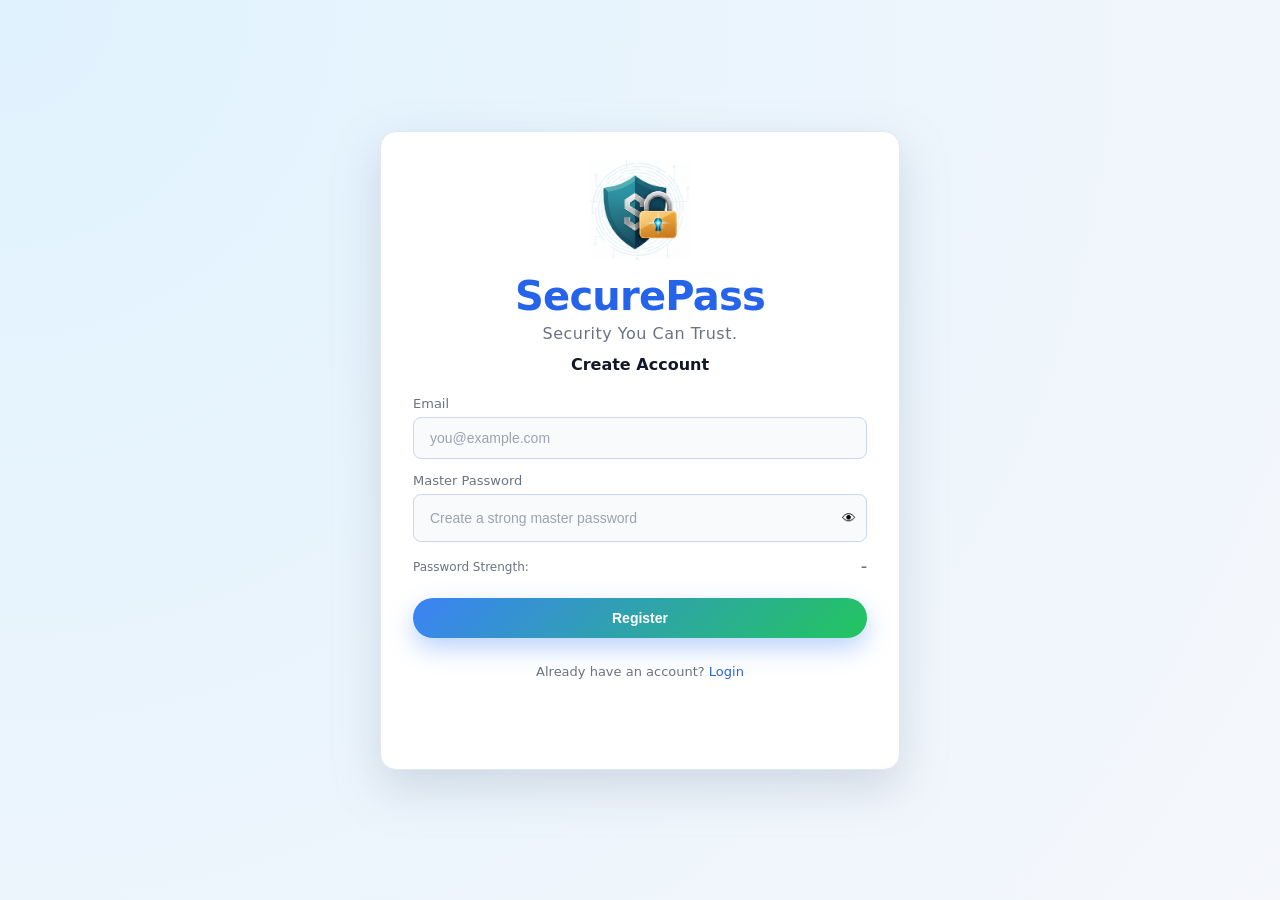
<file: frontend/index.html>
<!DOCTYPE html>
<html lang="en">
<head>
  <meta charset="UTF-8" />
  <title>SecurePass – Create Account</title>
  <link rel="stylesheet" href="style.css" />
</head>
<body class="auth-page">
  <div class="page-wrapper">
    <div class="card">
      <header class="card-header">
        <img src="icon.png" alt="SecurePass Logo" style="width: 100px; height: 100px; margin-bottom: 10px;">
        <h1 class="brand">SecurePass</h1>
        <p class="tagline">Security You Can Trust.</p>
      </header>

      <h2 class="card-title">Create Account</h2>

      <form id="register-form" class="form">
        <div class="field">
          <label for="email">Email</label>
          <input
            id="email"
            type="email"
            placeholder="you@example.com"
            required
          />
        </div>

        <div class="field">
          <label for="masterPassword">Master Password</label>
          <div class="password-row">
            <input
              id="masterPassword"
              type="password"
              placeholder="Create a strong master password"
              required
            />
            <button
              type="button"
              id="togglePassword"
              class="icon-btn"
              aria-label="Show password"
              style="position: absolute; right: 2px; top: 50%; transform: translateY(-50%);"
            >
              👁
            </button>
          </div>
        </div>

        <div class="strength-row">
          <span>Password Strength:</span>
          <span id="strength-text" class="strength-text strength-none">–</span>
        </div>

        <button type="submit" class="primary-btn">Register</button>

        <p class="switch-text">
          Already have an account?
          <a href="login.html">Login</a>
        </p>

        <p id="message" class="message"></p>
      </form>
    </div>
  </div>

  <script src="app.js"></script>
</body>
</html>
</file>
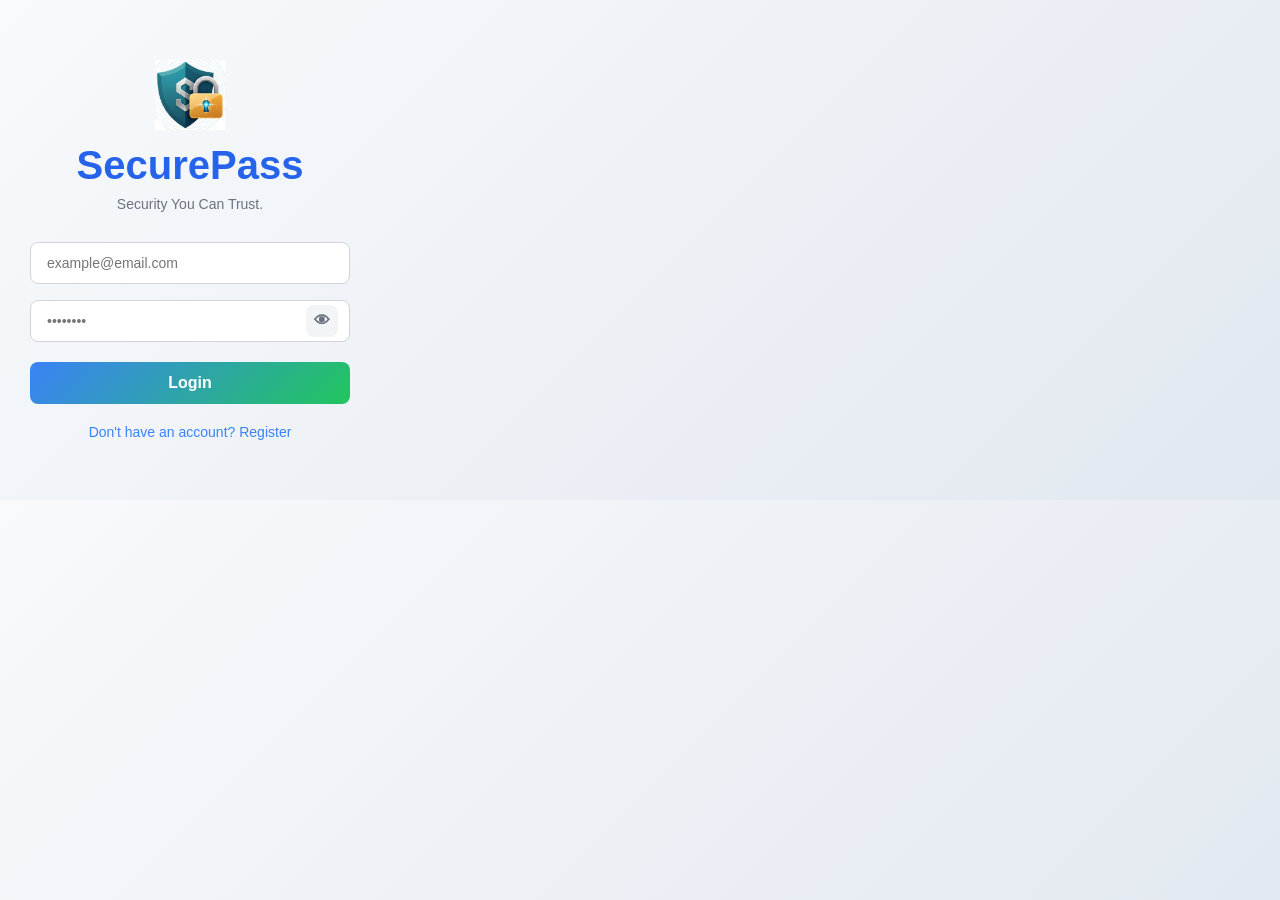
<file: chrome-extension/popup.html>
<!DOCTYPE html>
<html>
<head>
  <meta charset="utf-8">
  <link rel="stylesheet" href="popup.css">
  <style>
  body { 
    width: 380px; 
    padding: 0; margin: 0; 
    font-family: -apple-system, BlinkMacSystemFont, 'Segoe UI', sans-serif; 
    position: relative;
  }
  .screen { display: none; }
  .screen.active { display: block; }
  .message { 
    position: fixed; top: 10px; right: 10px; 
    padding: 8px 12px; border-radius: 6px; font-size: 12px; z-index: 1001; 
  }
  .message.success { background: #10b981; color: white; }
  .message.error { background: #ef4444; color: white; }
  .message.hidden { display: none; }
  
  /* Login Screen */
  .login-container { padding: 30px 25px; }
  .logo { text-align: center; margin-bottom: 30px; }
  .logo h1 { font-size: 26px; margin: 0 0 4px 0; color: #1f2937; }
  .logo p { color: #6b7280; margin: 0; font-size: 14px; }
  .field { margin-bottom: 18px; }
  .field label { display: block; margin-bottom: 6px; font-weight: 500; color: #374151; font-size: 13px; }
  .password-row { position: relative; }
  input[type="email"], input[type="password"] { 
    width: 100%; padding: 12px 45px 12px 16px; 
    border: 1px solid #d1d5db; border-radius: 8px; 
    box-sizing: border-box; font-size: 14px; 
    transition: border-color 0.2s;
  }
  input:focus { outline: none; border-color: #3b82f6; box-shadow: 0 0 0 3px rgba(59,130,246,0.1); }
  #toggle-login-password { 
    position: absolute; right: 12px; top: 50%; 
    transform: translateY(-50%); background: none; border: none; 
    font-size: 16px; cursor: pointer; color: #6b7280;
  }
  .auth-links { text-align: center; margin-top: 20px; }
  #register-link { color: #3b82f6; text-decoration: none; font-size: 14px; }

  /* PIN Screens */
  .pin-container {
    padding: 30px;
    text-align: center;
  }
  .pin-container h2 {
    margin-bottom: 10px;
    color: #1f2937;
  }
  .pin-container p {
    color: #6b7280;
    margin-bottom: 20px;
  }
  .pin-input {
    width: 100%;
    padding: 15px;
    margin: 10px 0;
    font-size: 20px;
    letter-spacing: 4px;
    text-align: center;
    border: 2px solid #e5e7eb;
    border-radius: 8px;
    font-family: monospace;
    box-sizing: border-box;
  }
  .pin-error {
    color: #ef4444;
    font-size: 12px;
    min-height: 20px;
    margin: 5px 0;
  }
  
  /* Vault Screen */
  .vault-header { 
    display: flex; justify-content: space-between; align-items: center; 
    padding: 18px 20px 12px; border-bottom: 1px solid #e5e7eb;
  }
  .vault-header h2 { margin: 0; font-size: 18px; color: #1f2937; }
  .header-buttons { display: flex; gap: 8px; }
  .icon-btn { 
    width: 36px; height: 36px; border-radius: 8px; 
    border: none; cursor: pointer; font-size: 16px; 
    display: flex; align-items: center; justify-content: center;
    transition: all 0.2s;
  }
  .icon-btn:hover { transform: scale(1.05); }
  #logout-btn { background: #bfdbfe; color: white; }
  #add-new-btn { background: #10b981; color: white; position: fixed; top: 18px; right: 68px; z-index: 100; }
  
  #vault-screen {
    position: relative;
    padding-top: 70px;
  }

  #header-actions {
    position: sticky !important;
    top: 0 !important;
  }

  .search-box { 
    position: relative; padding: 16px 20px 16px; 
    background: #f9fafb; border-bottom: 1px solid #e5e7eb;
  }
  #search-input { 
    width: 100%; padding: 10px 40px 10px 14px; 
    border: 1px solid #d1d5db; border-radius: 8px; 
    box-sizing: border-box; font-size: 14px; background: white;
  }
  #refresh-btn { 
    position: absolute; right: 28px; top: 50%; 
    transform: translateY(-50%); background: #bfdbfe; color: white; width: 28px; height: 32px;
  }
  
  .vault-list { max-height: 320px; overflow-y: auto; padding: 0 20px 20px; }
  .vault-item { 
    display: flex; justify-content: space-between; align-items: center; 
    padding: 14px; margin-bottom: 10px; background: white; 
    border-radius: 10px; cursor: pointer; transition: all 0.2s;
    border: 1px solid #e5e7eb; box-shadow: 0 1px 3px rgba(0,0,0,0.1);
  }
  .vault-item:hover { 
    background: #f8fafc; transform: translateY(-1px); 
    box-shadow: 0 4px 12px rgba(0,0,0,0.15);
  }
  .vault-info { flex: 1; }
  .vault-site { 
    font-weight: 600; font-size: 14px; color: #1f2937; 
    margin-bottom: 2px; word-break: break-all;
  }
  .vault-username { 
    font-size: 12px; color: #6b7280; 
  }
  .copy-btn { 
    background: #6b7280; color: white; width: 32px; height: 32px; 
    border-radius: 6px; border: none; cursor: pointer; font-size: 14px;
    transition: all 0.2s;
  }
  .copy-btn:hover { 
    background: #4b5563; transform: scale(1.05); 
  }
  
  .empty-state { 
    text-align: center; padding: 60px 20px; color: #6b7280; 
  }
  .empty-state small { display: block; margin-top: 8px; font-size: 12px; }
  
  .quick-actions { 
    padding: 20px; display: flex; gap: 12px; border-top: 1px solid #e5e7eb;
  }
  .btn-primary, .btn-secondary { 
    flex: 1; padding: 12px 16px; border: none; border-radius: 8px; 
    font-size: 14px; font-weight: 600; cursor: pointer; transition: all 0.2s;
  }
  .btn-primary { background: #3b82f6; color: white; }
  .btn-primary:hover { background: #2563eb; transform: translateY(-1px); }
  .btn-secondary { background: #3b82f6; color: white; }
  .btn-secondary:hover { background: #2563eb; transform: translateY(-1px); }

  /* PIN Settings Toggle */
  .settings-item {
    display: flex;
    justify-content: space-between;
    align-items: center;
    padding: 15px 20px;
    border-bottom: 1px solid #e5e7eb;
  }
  .switch {
    position: relative;
    display: inline-block;
    width: 50px;
    height: 24px;
  }
  .switch input {
    opacity: 0;
    width: 0;
    height: 0;
  }
  .slider {
    position: absolute;
    cursor: pointer;
    top: 0;
    left: 0;
    right: 0;
    bottom: 0;
    background-color: #ccc;
    transition: .3s;
    border-radius: 24px;
  }
  .slider:before {
    position: absolute;
    content: "";
    height: 20px;
    width: 20px;
    left: 2px;
    bottom: 2px;
    background-color: white;
    transition: .3s;
    border-radius: 50%;
  }
  input:checked + .slider {
    background-color: #3b82f6;
  }
  input:checked + .slider:before {
    transform: translateX(26px);
  }
  </style>
</head>
<body>
  <!-- Login Screen -->
  <div id="login-screen" class="screen active">
    <div style="padding: 40px 30px;">
      <div style="text-align: center; margin-bottom: 30px;">
        <img src="icon.png" alt="SecurePass Logo" style="width: 70px; height: 70px; margin-bottom: 10px;">
        <h1 style="font-size: 40px; margin: 0 0 8px 0; color: #2563eb;">SecurePass</h1>
        <p style="font-size: 14px; color: #6b7280; margin: 0;">Security You Can Trust.</p>
      </div>
      
      <form id="login-form">
        <div style="margin-bottom: 16px;">
          <input type="email" id="login-email" required placeholder="example@email.com" 
                 style="width: 100%; padding: 12px 16px; border: 1px solid #d1d5db; border-radius: 8px; box-sizing: border-box; font-size: 14px;">
        </div>
        <div style="margin-bottom: 20px; position: relative;">
          <input type="password" id="login-password" required placeholder="••••••••" 
                 style="width: 100%; padding: 12px 16px 12px 16px; border: 1px solid #d1d5db; border-radius: 8px; box-sizing: border-box; font-size: 14px;">
          <button type="button" id="toggle-login-password" class="icon-btn" style="position: absolute; right: 12px; top: 50%; transform: translateY(-50%); width: 32px; height: 32px; background: #f3f4f6;">👁</button>
        </div>
        
        <!-- 2FA Section -->
        <div id="popup-twofa-section" style="display: none;">
          <div class="field">
            <label for="popup-twofa-code">Two-Factor Authentication Code</label>
            <div class="password-row">
              <input 
                id="popup-twofa-code" 
                type="text" 
                placeholder="Enter 6-digit code" 
                maxlength="9"
                style="width: 100%; padding: 12px 16px; border: 1px solid #d1d5db; border-radius: 8px; box-sizing: border-box; font-size: 14px;"
              />
            </div>
            <p style="font-size: 12px; color: #64748b; margin-top: 4px;">
              <a href="#" id="popup-use-backup-code">Use backup code instead</a>
            </p>
          </div>
        </div>
        
        <button type="submit" style="width: 100%; padding: 12px; background: linear-gradient(135deg, #3b82f6, #22c55e); color: white; border: none; border-radius: 8px; font-size: 16px; font-weight: 600; cursor: pointer;">Login</button>
      </form>
      
      <div style="text-align: center; margin-top: 20px;">
        <a href="#" id="register-link" style="color: #3b82f6; text-decoration: none; font-size: 14px;">Don't have an account? Register</a>
      </div>
    </div>
  </div>

 <!-- PIN Unlock Screen -->
<div id="pin-unlock-screen" class="screen">
  <div style="padding: 40px 30px; text-align: center;">
    <!-- SecurePass Logo -->
    <div style="margin-bottom: 30px;">
      <img src="icon.png" alt="SecurePass Logo" style="width: 80px; height: 80px; border-radius: 50%; box-shadow: 0 4px 12px rgba(0,0,0,0.1);">
    </div>
    
    <h2 style="font-size: 24px; color: #1f2937; margin: 0 0 8px 0; font-weight: 600;">Welcome Back!</h2>
    <p style="font-size: 14px; color: #6b7280; margin: 0 0 30px 0;">Enter your PIN to unlock your vault</p>
    
    <!-- PIN Input Field -->
    <div style="margin-bottom: 20px;">
      <input type="password" id="pin-unlock-input" maxlength="6" 
             placeholder="••••••" 
             style="width: 100%; max-width: 200px; padding: 16px 20px; font-size: 24px; letter-spacing: 8px; text-align: center; border: 2px solid #e5e7eb; border-radius: 12px; font-family: monospace; background: white; transition: all 0.2s; outline: none; margin: 0 auto; display: block;"
             onfocus="this.style.borderColor='#3b82f6'; this.style.boxShadow='0 0 0 3px rgba(59,130,246,0.1)'"
             onblur="this.style.borderColor='#e5e7eb'; this.style.boxShadow='none'">
    </div>
    
    <!-- Error Message -->
    <div id="pin-unlock-error" style="color: #ef4444; font-size: 13px; min-height: 20px; margin-bottom: 20px;"></div>
    
    <!-- Buttons -->
    <div style="display: flex; flex-direction: column; gap: 12px; max-width: 280px; margin: 0 auto;">
      <button id="pin-unlock-btn" 
              style="width: 100%; padding: 14px; background: linear-gradient(135deg, #3b82f6, #2563eb); color: white; border: none; border-radius: 12px; font-size: 16px; font-weight: 600; cursor: pointer; transition: all 0.2s; box-shadow: 0 4px 12px rgba(59,130,246,0.3);"
              onmouseover="this.style.transform='translateY(-1px)'; this.style.boxShadow='0 6px 16px rgba(59,130,246,0.4)'"
              onmouseout="this.style.transform='translateY(0)'; this.style.boxShadow='0 4px 12px rgba(59,130,246,0.3)'">
        Unlock Vault
      </button>
      
      <button id="pin-unlock-logout" 
              style="width: 100%; padding: 12px; background: transparent; color: #6b7280; border: 2px solid #e5e7eb; border-radius: 12px; font-size: 14px; font-weight: 500; cursor: pointer; transition: all 0.2s;"
              onmouseover="this.style.background='#f9fafb'; this.style.borderColor='#d1d5db'"
              onmouseout="this.style.background='transparent'; this.style.borderColor='#e5e7eb'">
        Use Master Password
      </button>
    </div>
  </div>
</div>

 <!-- PIN Setup Screen -->
<div id="pin-setup-screen" class="screen">
  <div style="padding: 40px 30px; text-align: center;">
    <!-- SecurePass Logo -->
    <div style="margin-bottom: 30px;">
      <img src="icon.png" alt="SecurePass Logo" style="width: 80px; height: 80px; border-radius: 50%; box-shadow: 0 4px 12px rgba(0,0,0,0.1);">
    </div>
    
    <h2 style="font-size: 24px; color: #1f2937; margin: 0 0 8px 0; font-weight: 600;">Set Up PIN</h2>
    <p style="font-size: 14px; color: #6b7280; margin: 0 0 30px 0;">Create a 4-6 digit PIN for quick access</p>
    
    <!-- PIN Input Fields -->
    <div style="margin-bottom: 15px;">
      <input type="password" id="pin-setup-input" maxlength="6" 
             placeholder="Enter PIN" 
             style="width: 100%; max-width: 250px; padding: 14px 16px; font-size: 20px; letter-spacing: 4px; text-align: center; border: 2px solid #e5e7eb; border-radius: 12px; font-family: monospace; background: white; transition: all 0.2s; outline: none; margin: 0 auto; display: block; box-sizing: border-box;"
             onfocus="this.style.borderColor='#3b82f6'; this.style.boxShadow='0 0 0 3px rgba(59,130,246,0.1)'"
             onblur="this.style.borderColor='#e5e7eb'; this.style.boxShadow='none'">
    </div>
    
    <div style="margin-bottom: 20px;">
      <input type="password" id="pin-setup-confirm" maxlength="6" 
             placeholder="Confirm PIN" 
             style="width: 100%; max-width: 250px; padding: 14px 16px; font-size: 20px; letter-spacing: 4px; text-align: center; border: 2px solid #e5e7eb; border-radius: 12px; font-family: monospace; background: white; transition: all 0.2s; outline: none; margin: 0 auto; display: block; box-sizing: border-box;"
             onfocus="this.style.borderColor='#3b82f6'; this.style.boxShadow='0 0 0 3px rgba(59,130,246,0.1)'"
             onblur="this.style.borderColor='#e5e7eb'; this.style.boxShadow='none'">
    </div>
    
    <!-- Error Message -->
    <div id="pin-setup-error" style="color: #ef4444; font-size: 13px; min-height: 20px; margin-bottom: 20px;"></div>
    
    <!-- Buttons -->
    <div style="display: flex; flex-direction: column; gap: 12px; max-width: 280px; margin: 0 auto;">
      <button id="pin-setup-save" 
              style="width: 100%; padding: 14px; background: linear-gradient(135deg, #10b981, #059669); color: white; border: none; border-radius: 12px; font-size: 16px; font-weight: 600; cursor: pointer; transition: all 0.2s; box-shadow: 0 4px 12px rgba(16,185,129,0.3);"
              onmouseover="this.style.transform='translateY(-1px)'; this.style.boxShadow='0 6px 16px rgba(16,185,129,0.4)'"
              onmouseout="this.style.transform='translateY(0)'; this.style.boxShadow='0 4px 12px rgba(16,185,129,0.3)'">
        Save PIN
      </button>
      
      <button id="pin-setup-skip" 
              style="width: 100%; padding: 12px; background: transparent; color: #6b7280; border: 2px solid #e5e7eb; border-radius: 12px; font-size: 14px; font-weight: 500; cursor: pointer; transition: all 0.2s;"
              onmouseover="this.style.background='#f9fafb'; this.style.borderColor='#d1d5db'"
              onmouseout="this.style.background='transparent'; this.style.borderColor='#e5e7eb'">
        Skip
      </button>
    </div>
  </div>
</div>

  <!-- Vault Screen -->
  <div id="vault-screen" class="screen">
    <!-- PIN Settings Toggle -->
    <div class="settings-item">
      <span>🔐 Unlock with PIN</span>
      <label class="switch">
        <input type="checkbox" id="pin-toggle">
        <span class="slider"></span>
      </label>
    </div>
    
    <div class="vault-header">
       <h2>🔐 My Vault</h2>
       <button id="logout-btn" class="icon-btn logout">🚪</button>
    </div>
    
    <div class="search-box">
      <input type="text" id="search-input" placeholder="Search websites...">
      <button id="refresh-btn" class="icon-btn" title="Refresh" style="position: absolute; right: 20px; top: 50%; transform: translateY(-50%); width: 32px; height: 32px;">↻</button>
    </div>
    
    <div class="vault-list">
      <div id="vault-items"></div>
      <div id="empty-state" class="empty-state">No passwords found</div>
    </div>
    
    <div class="quick-actions">
      <button id="generate-btn" class="btn-secondary">Generate</button>
      <button id="fill-btn" class="btn-primary">Fill Site</button>
    </div>
  </div>

  <!-- Messages -->
  <div id="message" class="message hidden"></div>
  
  <script src="popup.js"></script>
</body>
</html>
</file>
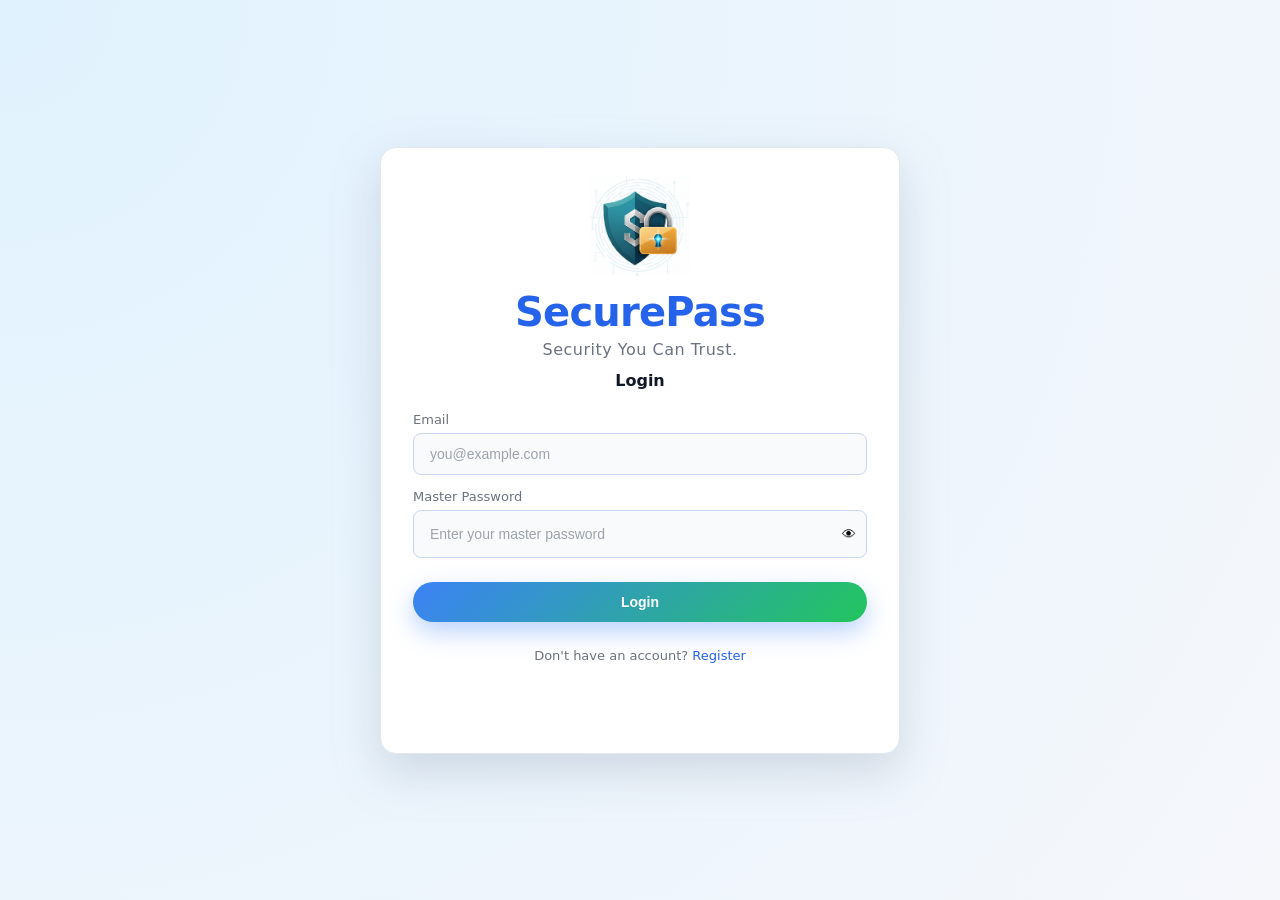
<file: frontend/2fa-setup.html>
<!DOCTYPE html>
<html lang="en">
<head>
  <meta charset="UTF-8" />
  <title>SecurePass – 2FA Setup</title>
  <link rel="stylesheet" href="style.css" />
  <style>
    .twofa-container {
      max-width: 550px;
      margin: 40px auto;
      padding: 30px;
      background: white;
      border-radius: 16px;
      box-shadow: 0 10px 25px rgba(0,0,0,0.1);
    }
    
    h1 {
      font-size: 28px;
      color: var(--accent-strong);
      margin-bottom: 10px;
    }
    
    .step-indicator {
      display: flex;
      margin: 30px 0;
      position: relative;
    }
    
    .step {
      flex: 1;
      text-align: center;
      position: relative;
    }
    
    .step-number {
      width: 32px;
      height: 32px;
      background: #e2e8f0;
      color: #64748b;
      border-radius: 50%;
      display: flex;
      align-items: center;
      justify-content: center;
      margin: 0 auto 8px;
      font-weight: 600;
    }
    
    .step.active .step-number {
      background: var(--accent);
      color: white;
    }
    
    .step.completed .step-number {
      background: var(--success);
      color: white;
    }
    
    .qr-section {
      text-align: center;
      margin: 30px 0;
      padding: 20px;
      background: #f8fafc;
      border-radius: 12px;
    }
    
    #qr-code {
      max-width: 200px;
      margin: 0 auto 15px;
    }
    
    #qr-code img {
      width: 100%;
      border: 2px solid white;
      border-radius: 8px;
      box-shadow: 0 4px 12px rgba(0,0,0,0.1);
    }
    
    .manual-secret {
      background: #1e293b;
      color: #a5f3fc;
      padding: 12px;
      border-radius: 8px;
      font-family: monospace;
      font-size: 14px;
      margin: 15px 0;
      word-break: break-all;
    }
    
    .backup-codes-section {
      background: #f8fafc;
      border: 2px dashed #cbd5e1;
      border-radius: 12px;
      padding: 20px;
      margin: 30px 0;
    }
    
    .backup-codes-grid {
      display: grid;
      grid-template-columns: repeat(2, 1fr);
      gap: 12px;
      margin: 20px 0;
    }
    
    .backup-code {
      background: white;
      padding: 12px;
      border: 1px solid #e2e8f0;
      border-radius: 8px;
      font-family: monospace;
      font-size: 16px;
      font-weight: 600;
      text-align: center;
      letter-spacing: 1px;
    }
    
    .warning-box {
      background: #fffbeb;
      border-left: 4px solid #f59e0b;
      padding: 15px;
      margin: 20px 0;
      border-radius: 8px;
      font-size: 14px;
    }
    
    .code-input {
      display: flex;
      gap: 10px;
      margin: 20px 0;
    }
    
    #verification-code {
      flex: 1;
      padding: 14px;
      font-size: 20px;
      letter-spacing: 4px;
      text-align: center;
      font-family: monospace;
    }
    
    .button-group {
      display: flex;
      gap: 12px;
      margin-top: 20px;
    }
    
    .button-group button {
      flex: 1;
      padding: 12px;
    }
    
    .hidden {
      display: none !important;
    }
  </style>
</head>
<body>
  <div class="twofa-container">
    <h1>🔐 Two-Factor Authentication</h1>
    <p>Add an extra layer of security to your account</p>
    
    <!-- QR Code -->
    <div id="step1">
      <div class="step-indicator">
        <div class="step active"><div class="step-number">1</div><div>Scan QR</div></div>
        <div class="step"><div class="step-number">2</div><div>Verify</div></div>
        <div class="step"><div class="step-number">3</div><div>Backup Codes</div></div>
      </div>
      
      <div class="qr-section">
        <div id="qr-code">
          <p>Loading QR code...</p>
        </div>
        
        <p><strong>Scan this QR code with your authenticator app</strong></p>
        <p style="color: #64748b; font-size: 14px;">(Google Authenticator, Authy, Microsoft Authenticator, etc.)</p>
        
        <details>
          <summary style="color: var(--accent); cursor: pointer; margin: 15px 0;">Can't scan the code?</summary>
          <div class="manual-secret" id="manual-secret"></div>
        </details>
      </div>
      
      <div class="code-input">
        <input type="text" id="verification-code" placeholder="000000" maxlength="6" />
        <button id="verify-btn" class="primary-btn">Verify</button>
      </div>
      
      <div id="step1-message" class="message" style="display: none;"></div>
    </div>
    
    <!-- Backup Codes -->
    <div id="step2" class="hidden">
      <div class="step-indicator">
        <div class="step completed"><div class="step-number">✓</div><div>Scan QR</div></div>
        <div class="step completed"><div class="step-number">✓</div><div>Verify</div></div>
        <div class="step active"><div class="step-number">3</div><div>Backup Codes</div></div>
      </div>
      
      <div class="warning-box">
        <strong>⚠️ Save these backup codes!</strong>
        <p>Each code can be used only once. Store them in a safe place (like a password manager or safe).</p>
      </div>
      
      <div class="backup-codes-section">
        <div class="backup-codes-grid" id="backup-codes-list">
        </div>
      </div>
      
      <div class="button-group">
        <button id="download-codes" class="secondary-btn">📥 Download</button>
        <button id="copy-codes" class="secondary-btn">📋 Copy</button>
        <a href="vault.html" id="continue-btn" class="primary-btn" style="text-align: center;">Continue to Vault</a>
      </div>
      
      <p style="text-align: center; margin-top: 15px; font-size: 13px; color: #94a3b8;">
        You can always regenerate backup codes in settings
      </p>
    </div>
  </div>
  
  <script src="2fa-setup.js"></script>
</body>
</html>
</file>
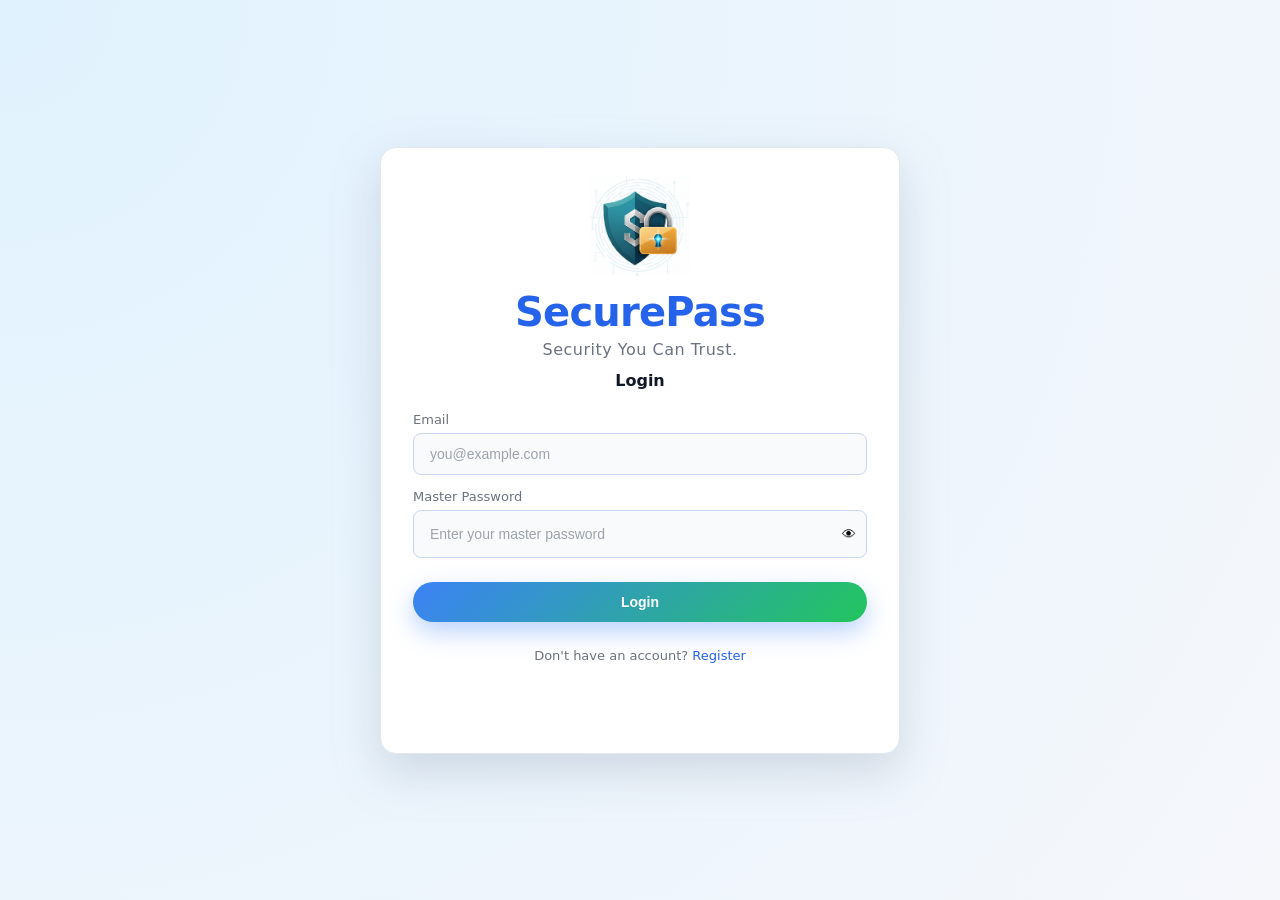
<file: frontend/admin.html>
<!DOCTYPE html>
<html lang="en">
<head>
  <meta charset="UTF-8" />
  <title>SecurePass – Admin Dashboard</title>
  <link rel="stylesheet" href="style.css" />
  <style>

    /* Admin-specific styles */
    .admin-container {
      flex: 1;
      max-width: 1200px;
      margin: 0 auto;
      padding-bottom: 0 !important;  
      margin-bottom: 0 !important;
      padding: 24px 24px 0 24px !important;
      min-height: fit-content;
      }

    .admin-header {
      display: flex;
      justify-content: space-between;
      align-items: center;
      margin-bottom: 32px;
    }

    .admin-title {
      font-size: 28px;
      font-weight: 700;
      color: var(--text-main);
    }

    .admin-badge {
      background: linear-gradient(135deg, #8b5cf6, #6d28d9);
      color: white;
      padding: 6px 16px;
      border-radius: 20px;
      font-size: 14px;
      font-weight: 600;
      letter-spacing: 0.5px;
    }

    .user-management-section {
      background: white;
      border-radius: 16px;
      border: 1px solid var(--border);
      box-shadow: 0 4px 12px rgba(0,0,0,0.05);
      padding: 24px;
      margin-bottom: 0 !important;
      padding-bottom: 8px !important;
    }

    .section-title {
      font-size: 20px;
      font-weight: 600;
      margin: 0 0 20px 0;
      color: var(--text-main);
      display: flex;
      align-items: center;
      gap: 8px;
    }

    .search-box {
      display: flex;
      gap: 12px;
      margin-bottom: 24px;
    }

    .search-box input {
      flex: 1;
      padding: 12px 16px;
      border: 2px solid #e5e7eb;
      border-radius: 8px;
      font-size: 14px;
    }

    .search-box input:focus {
      outline: none;
      border-color: var(--accent);
    }

    .users-table {
      width: 100%;
      border-collapse: collapse;
      table-layout: fixed;
    }

    .users-table th {
      text-align: left;
      padding: 12px 8px;
      background: #f8fafc;
      color: var(--text-muted);
      font-weight: 600;
      font-size: 16px;
      border-bottom: 2px solid var(--border);
    }

    .users-table td {
      padding: 12px 8px;
      text-align: left;
      border-bottom: 1px solid var(--border);
      font-size: 14px;
    }

    .users-table th:nth-child(1),
    .users-table td:nth-child(1) {
    width: 35%; /* Email column */
    }

    .users-table th:nth-child(2),
    .users-table td:nth-child(2) {
    width: 20%; /* Role column */
    }

    .users-table th:nth-child(3),
    .users-table td:nth-child(3) {
    width: 22%; /* Joined column */
    }

    .users-table th:nth-child(4),
    .users-table td:nth-child(4) {
    width: 23%; /* Actions column */
    }

    .role-badge {
      display: inline-block;
      padding: 4px 12px;
      border-radius: 20px;
      font-size: 12px;
      font-weight: 600;
    }

    .role-badge.admin {
      background: #ede9fe;
      color: #6d28d9;
    }

    .role-badge.user {
      background: #e0f2fe;
      color: #0369a1;
    }

    .action-btn {
      padding: 6px 12px;
      border-radius: 6px;
      border: none;
      font-size: 13px;
      font-weight: 500;
      cursor: pointer;
      transition: all 0.2s;
      margin-right: 4px !important;
    }

    .promote-btn {
      background: #10b981;
      color: white;
      min-width: 130px !important; 
    }

    .promote-btn:hover:not(:disabled) {
      background: #059669;
    }

    .demote-btn {
      background: #f59e0b;
      color: white;
      min-width: 130px !important;
    }

    .demote-btn:hover:not(:disabled) {
      background: #d97706;
    }

    .action-btn:disabled {
      opacity: 0.5;
      cursor: not-allowed;
      pointer-events: none;
    }

    .empty-state {
      text-align: center;
      padding: 48px;
      color: var(--text-muted);
    }

    .stats-grid {
      display: grid;
      grid-template-columns: repeat(4, 1fr);
      gap: 16px;
      margin-bottom: 16px !important;
    }

    .users-table tbody tr:last-child td {
    border-bottom: none; 
    }

    .stat-card {
      background: white;
      border: 1px solid var(--border);
      border-radius: 12px;
      padding: 20px;
    }

    .stat-label {
      font-size: 13px;
      color: var(--text-muted);
      margin-bottom: 8px;
    }

    .stat-value {
      font-size: 28px;
      font-weight: 700;
      color: var(--text-main);
    }

    .loading {
      text-align: center;
      padding: 48px;
      color: var(--text-muted);
    }

    .message {
      padding: 12px 20px;
      border-radius: 8px;
      margin-bottom: 20px;
      font-size: 14px;
    }

    .message.success {
      background: #d1fae5;
      color: #065f46;
      border: 1px solid #a7f3d0;
    }

    .message.error {
      background: #fee2e2;
      color: #991b1b;
      border: 1px solid #fecaca;
    }

    /* Delete user button */
.delete-user-btn {
  background: #fee2e2 !important;
  color: #ef4444 !important;
  border: 1px solid #fecaca !important;
  min-width: 70px !important;
}

.delete-user-btn:hover:not(:disabled) {
  background: #fecaca !important;
  color: #dc2626 !important;
}

.delete-user-btn:disabled {
  opacity: 0.5;
  cursor: not-allowed;
}

.users-table td:last-child {
  min-width: 240px;
  white-space: nowrap;
}

.action-buttons {
  display: flex;
  gap: 8px;
  align-items: center;
  justify-content: flex-start;
}

.action-btn {
  padding: 8px 16px !important;
  border-radius: 6px !important;
  border: none !important;
  font-size: 13px !important;
  font-weight: 500 !important;
  cursor: pointer !important;
  transition: all 0.2s ease !important;
  height: 36px !important;
  line-height: 1 !important;
  display: inline-flex !important;
  align-items: center !important;
  justify-content: center !important;
  white-space: nowrap !important;
  box-sizing: border-box !important;
}

    html, body {
    height: 100%;
    min-height: 100vh;
    margin: 0;
    padding: 0;
    overflow-y: auto;
    }

    body {
    display: flex;
    flex-direction: column;
    }

  </style>
</head>
<body>
  <div class="admin-container">
    <div class="admin-header">
      <div>
        <h1 class="admin-title">Admin Dashboard</h1>
        <span class="admin-badge">Admin Access</span>
      </div>
    </div>

    <!-- Message Display -->
    <div id="admin-message" class="message" style="display: none;"></div>

    <!-- Stats Overview -->
    <div class="stats-grid" id="stats-container">
      <div class="stat-card">
        <div class="stat-label">Total Users</div>
        <div class="stat-value" id="total-users">0</div>
      </div>
      <div class="stat-card">
        <div class="stat-label">Admins</div>
        <div class="stat-value" id="total-admins">0</div>
      </div>
      <div class="stat-card">
        <div class="stat-label">Regular Users</div>
        <div class="stat-value" id="total-regular">0</div>
      </div>
      <div class="stat-card">
        <div class="stat-label">Total Passwords</div>
        <div class="stat-value" id="total-passwords">0</div>
      </div>
    </div>

    <!-- User Management Section -->
    <div class="user-management-section">
      <h2 class="section-title">
        <span>👥</span> User Management
      </h2>

      <!-- Search -->
      <div class="search-box">
        <input 
          type="text" 
          id="user-search" 
          placeholder="Search users by email or name..."
        />
        <button id="clear-search" class="secondary-btn" style="display: none;">Clear</button>
      </div>

      <!-- Users Table -->
      <div class="table-responsive">
        <table class="users-table">
          <thead>
            <tr>
              <th>Email</th>
              <th>Role</th>
              <th>Joined</th>
              <th>Actions</th>
            </tr>
          </thead>
          <tbody id="users-table-body">
            <!-- Users will be populated here -->
          </tbody>
        </table>
      </div>

      <!-- Loading State -->
      <div id="loading-state" class="loading" style="display: none;">
        Loading users...
      </div>

      <!-- Empty State -->
      <div id="empty-state" class="empty-state" style="display: none;">
        No users found.
      </div>
    </div>
  </div>

  <script src="admin.js"></script>
</body>
</html>
</file>
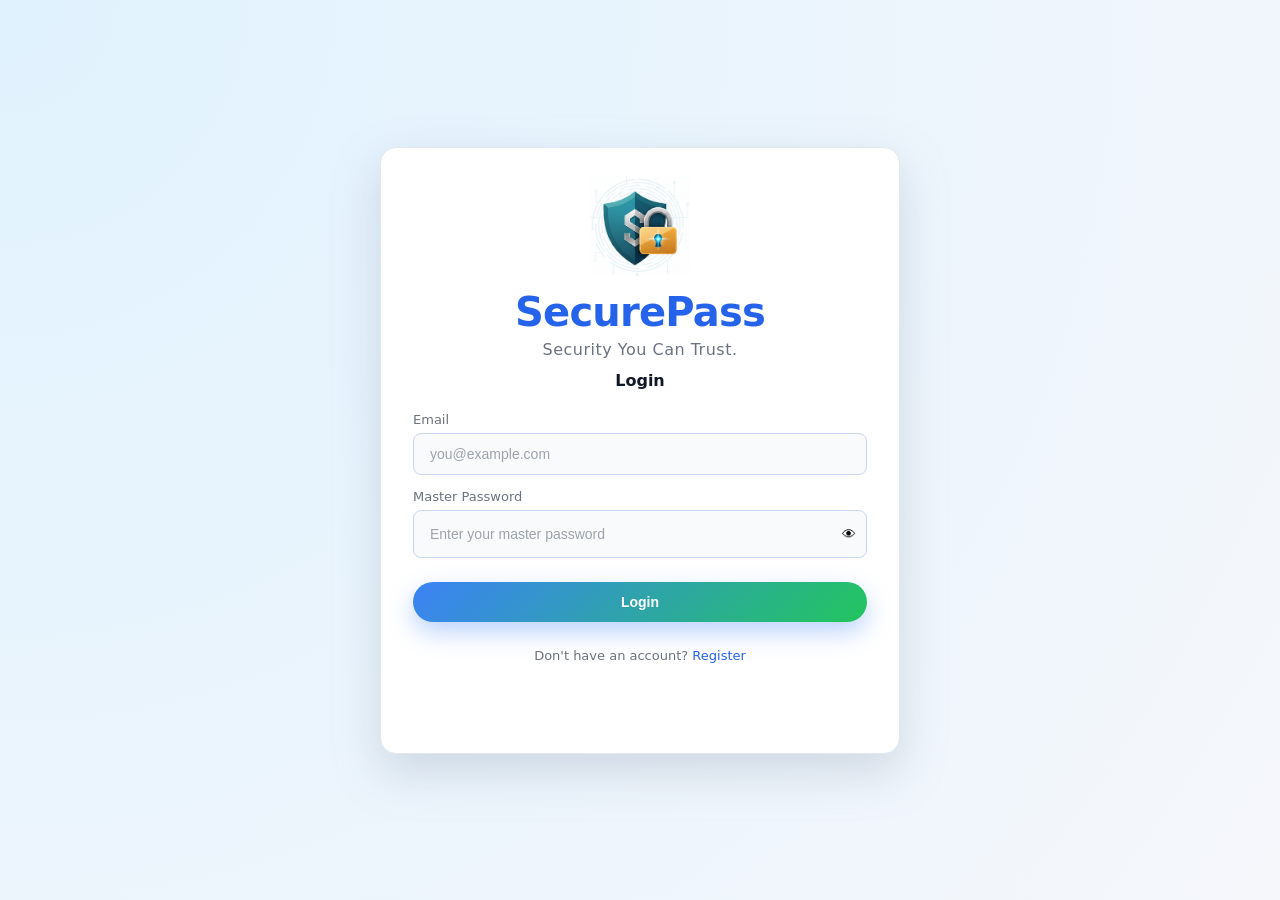
<file: frontend/login.html>
<!DOCTYPE html>
<html lang="en">
<head>
  <meta charset="UTF-8" />
  <title>SecurePass – Login</title>
  <link rel="stylesheet" href="style.css" />
</head>
<body class="auth-page">
  <div class="page-wrapper">
    <div class="card">
      <header class="card-header">
        <img src="icon.png" alt="SecurePass Logo" style="width: 100px; height: 100px; margin-bottom: 10px;">
        <h1 class="brand">SecurePass</h1>
        <p class="tagline">Security You Can Trust.</p>
      </header>

      <h2 class="card-title">Login</h2>

      <form id="login-form" class="form">
        <div class="field">
          <label for="email">Email</label>
          <input
            id="email"
            type="email"
            placeholder="you@example.com"
            required
          />
        </div>

        <div class="field">
          <label for="masterPassword">Master Password</label>
          <div class="password-row">
            <input
              id="masterPassword"
              type="password"
              placeholder="Enter your master password"
              required
              style="padding-right: 45px;"
            />
            <button
              type="button"
              id="togglePassword"
              class="icon-btn"
              aria-label="Show password"
              style="position: absolute; right: 2px; top: 50%; transform: translateY(-50%);"
            >
              👁
            </button>
          </div>
        </div>

        <div id="twofa-section" style="display: none;">
          <div class="field">
            <label for="twofa-code">Two-Factor Authentication Code</label>
            <div class="password-row">
              <input 
                id="twofa-code" 
                type="text" 
                placeholder="Enter 6-digit code or backup code" 
                maxlength="9"
                pattern="[0-9A-Z\-]{6,9}"
                class="twofa-input"
              />
            </div>
            <p style="font-size: 12px; color: #64748b; margin-top: 4px;">
              <a href="#" id="use-backup-code">Use backup code instead</a>
            </p>
          </div>
        </div>

        <button type="submit" class="primary-btn">Login</button>

        <p class="switch-text">
          Don't have an account?

          <a href="index.html">Register</a>
        </p>

        <p id="message" class="message"></p>
      </form>
    </div>
  </div>

  <script src="login.js" defer></script>
</body>
</html>
</file>
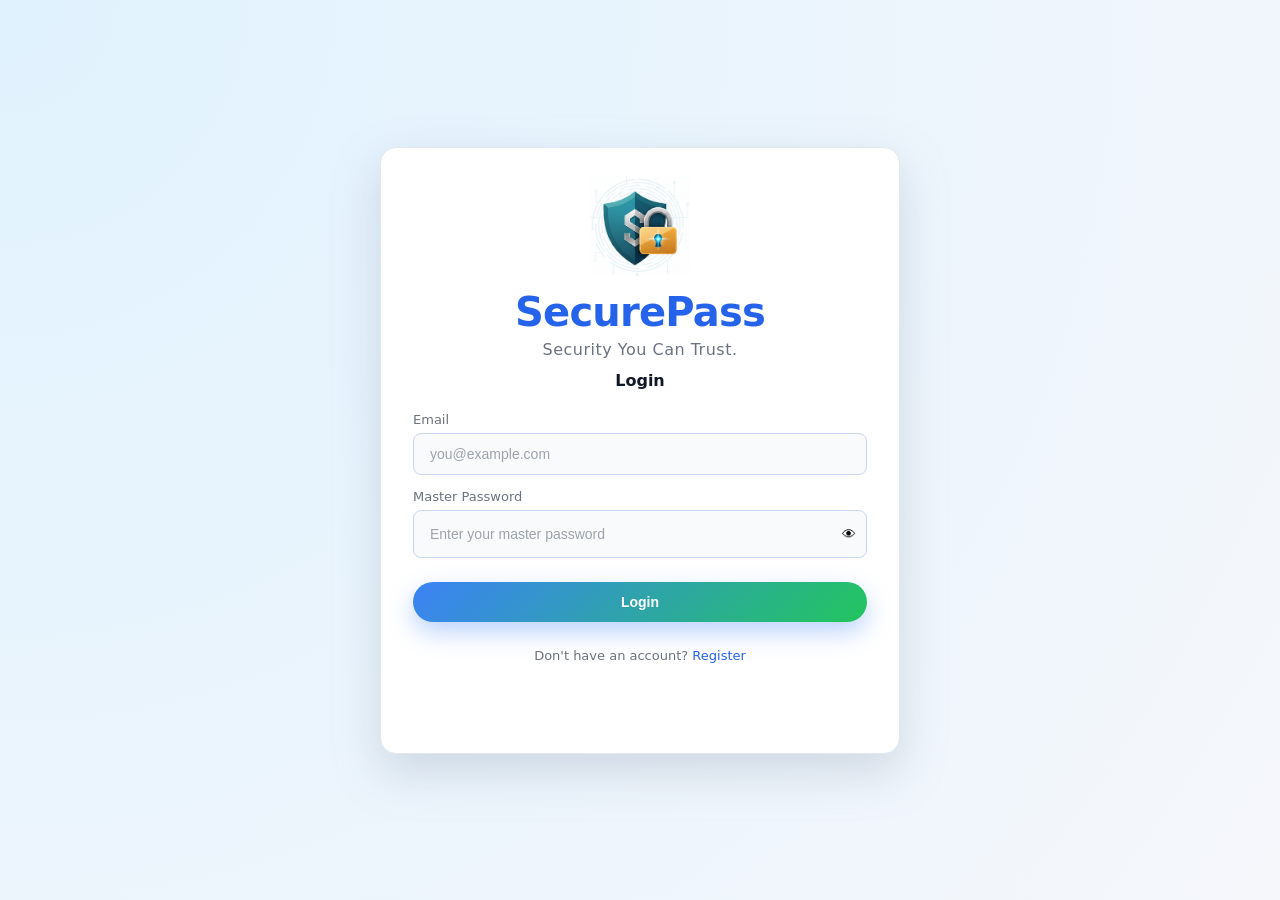
<file: frontend/vault.html>
<!DOCTYPE html>
<html lang="en">
<head>
  <meta charset="UTF-8" />
  <title>SecurePass – Security You Can Trust</title>
  <link rel="stylesheet" href="style.css" />
</head>
<body class="vault-page">
  <div class="app-layout">
    <!-- Sidebar -->
    <nav class="sidebar">
      <div class="sidebar-header">
        <div class="sidebar-brand horizontal">
          <img src="icon.png" alt="SecurePass Logo" class="sidebar-logo">
          <div class="brand-text">
          <h1 class="brand">SecurePass</h1>
          <p class="tagline">Security You Can Trust.</p>
          </div>
        </div>
      </div>
      
      <ul class="nav-menu">
        <li class="nav-item active">
          <a href="#" data-page="vault" class="nav-link">
            <span class="nav-icon">🔒</span>
            All Passwords
          </a>
        </li>
        <li class="nav-item">
          <a href="#" data-page="generator" class="nav-link">
            <span class="nav-icon">🔑</span>
            Password Generator
          </a>
        </li>
        <li class="nav-item">
          <a href="#" data-page="analyzer" class="nav-link">
            <span class="nav-icon">📊</span>
            Strength Analyzer
          </a>
        </li>
        <!-- Admin Dashboard Link -->
        <li class="nav-item admin-nav-item" id="admin-nav-item" style="display: none;">
          <a href="#" data-page="admin" class="nav-link">
            <span class="nav-icon"> 👨🏻‍💻</span>
            Admin Dashboard
          </a>
        </li>
        <li class="nav-item">
          <a href="#" data-page="2fa" class="nav-link">
            <span class="nav-icon">🔐</span>
            2FA Settings
          </a>
        </li>
      </ul>
      
      <div class="sidebar-footer">
        <button id="logout-btn" class="secondary-btn full-width">Logout</button>
      </div>
    </nav>

    <!-- Main Vault Content -->
    <main class="main-content">
      <!-- 1. All Passwords Section -->
      <div id="vault-section" class="page-section active">
        <header class="page-header">
          <h1 class="page-title">All Passwords</h1>
        </header>
        
        <div class="vault-controls">
  <!-- Search Section -->
  <div class="search-section">
    <div class="search-input-wrapper">
      <input id="password-search" type="text" placeholder="Search websites or usernames..." />
      <button id="clear-search" class="icon-btn" style="display: none;">✕</button>
    </div>
  </div>
  
  <!-- Add Button -->
  <div class="add-password-section">
    <button id="show-add-modal" class="add-btn">
      <span class="btn-icon">➕</span> Add New Password
    </button>
  </div>
</div>

<!-- Add Password Modal -->
<div id="add-password-modal" class="modal" style="display: none;">
  <div class="modal-content">
    <div class="modal-header">
      <h2>Add New Password</h2>
      <button id="close-add-modal" class="icon-btn" style="font-size: 18px;">✕</button>
    </div>
    <form id="add-password-form">
      <div class="field">
        <label for="modal-website">Website URL</label>
        <input id="modal-website" type="url" placeholder="https://example.com" required />
      </div>
      <div class="field">
        <label for="modal-username">Username / Email</label>
        <input id="modal-username" type="text" placeholder="user@example.com" required />
      </div>
      <div class="field">
        <label for="modal-password">Password</label>
        <div class="password-row" style="position: relative;">
          <input id="modal-password" type="password" placeholder="Enter password" required />
          <button type="button" id="toggle-modal-password" class="icon-btn">👁</button>
          <!--<button type="button" id="generate-password-btn" class="icon-btn generate-btn" title="Generate strong password">🔑</button> -->
        </div>
      </div>
      <div class="form-actions">
        <button type="button" id="cancel-add" class="secondary-btn">Cancel</button>
        <button type="submit" class="primary-btn">Save Password</button>
      </div>
    </form>
  </div>
</div>

        <p id="vault-message" class="message"></p>

        <!-- Password list -->
        <div class="vault-table-wrapper">
          <table class="vault-table">
            <thead>
              <tr>
                <th>Website</th>
                <th>Username</th>
                <th>Password</th>
                <th>Created</th>
                <th>Actions</th>
              </tr>
            </thead>
            <tbody id="vault-body">
              
            </tbody>
          </table>
          <p id="empty-state" class="empty-state" style="display: none;">
            No passwords saved yet.
          </p>
        </div>
        
        <!-- Edit Password Modal -->
<div id="edit-modal" class="modal" style="display: none;">
  <div class="modal-content">
    <div class="modal-header">
      <h2>Edit Password</h2>
      <button id="close-modal" class="icon-btn" style="font-size: 18px;">✕</button>
    </div>
    <form id="edit-form">
      <input type="hidden" id="edit-id" />
      <div class="field">
        <label for="edit-website">Website</label>
        <input id="edit-website" type="text" required />
      </div>
      <div class="field">
        <label for="edit-username">Username</label>
        <input id="edit-username" type="text" required />
      </div>
      <div class="field">
        <label for="edit-password">Password</label>
        <div class="password-row">
          <input id="edit-password" type="password" required />
          <button type="button" id="toggle-edit-password" class="icon-btn">👁</button>
        </div>
      </div>
      <div class="form-actions">
        <button type="button" id="cancel-edit" class="secondary-btn">Cancel</button>
        <button type="submit" class="primary-btn">Update Password</button>
      </div>
    </form>
  </div>
</div>

      </div>

      <!-- 2. Password Generator Section -->
      <div id="generator-section" class="page-section">
        <header class="page-header">
          <h1 class="page-title">Password Generator</h1>
        </header>
        <div class="generator-section">
          
          <div class="generator-controls">
            <div class="field">
              <label for="gen-length">Length</label>
              <div style="display: flex; align-items: center; gap: 12px;">
                <input type="range" id="gen-length" min="8" max="64" value="16" />
                <span id="gen-length-value" style="min-width: 24px; font-weight: 600;">16</span>
              </div>
            </div>
            
            <div class="checkbox-row">
              <label class="checkbox-label">
                <input type="checkbox" id="gen-numbers" checked /> Numbers
              </label>
              <label class="checkbox-label">
                <input type="checkbox" id="gen-symbols" checked /> Symbols
              </label>
            </div>
            
            <button id="generate-btn" class="primary-btn">Generate Password</button>
          </div>
          
          <div class="generated-password">
            <input type="text" id="gen-password" readonly placeholder="Click Generate to create a secure password" />
            <button id="copy-gen-btn" class="icon-btn" disabled>Copy</button>
          </div>
        </div>
      </div>

      <!-- 3. Strength Analyzer Section -->
      <div id="analyzer-section" class="page-section">
        <header class="page-header">
          <h1 class="page-title">Strength Analyzer</h1>
        </header>
        <div class="strength-section">
          
          <form class="form">
            <div class="field">
              <label for="strength-password">Test Password</label>
              <div class="password-row">
                <input id="strength-password" type="password" placeholder="Enter password to analyze" />
                <button type="button" id="toggle-strength" class="icon-btn">👁</button>
              </div>
            </div>
            <div class="strength-meter">
              <div class="meter-bar">
                <div class="meter-fill" id="meter-fill"></div>
              </div>
              <span id="strength-label" class="strength-label">Enter a password</span>
            </div>
            <div class="strength-rules">
              <div class="rule" id="rule-length">• At least 12 characters</div>
              <div class="rule" id="rule-upper">• One uppercase letter</div>
              <div class="rule" id="rule-lower">• One lowercase letter</div>
              <div class="rule" id="rule-number">• One number</div>
              <div class="rule" id="rule-symbol">• One symbol</div>
            </div>
          </form>
        </div>
      </div>

      <!-- 4. 2FA Settings Section -->
<div id="2fa-section" class="page-section">
  <div class="twofa-container" style="max-width: 600px; margin: 0 auto; padding: 20px;">
    <h1 class="page-title">Two-Factor Authentication Settings</h1>
    
    <div id="2fa-status-card" style="background: white; border-radius: 12px; padding: 24px; box-shadow: 0 4px 12px rgba(0,0,0,0.1);">
      
      <div id="2fa-status-loading" style="text-align: center; padding: 40px;">
        <div class="spinner"></div>
        <p>Loading 2FA status...</p>
      </div>
      
      <div id="2fa-status-content" style="display: none;">
        
      </div>
    </div>
    

  </div>
</div>

      <!-- 5. Admin Dashboard Section - ADD THIS -->
      <div id="admin-section" class="page-section">
        <div class="admin-container">
          <iframe src="admin.html" style="width: 100%; height: 80vh; border: none; border-radius: 8px;"></iframe>
        </div>
      </div>
    </main>
  </div>

  <script src="vault.js" defer></script>
</body>
</html>
</file>
<file: frontend/style.css>
:root {
  --bg: #f5f7fb;
  --card-bg: #ffffff;
  --accent: #3b82f6;
  --accent-soft: #dbeafe;
  --accent-strong: #2563eb;
  --border: #e2e8f0;
  --text-main: #111827;
  --text-muted: #6b7280;
  --danger: #ef4444;
  --success: #16a34a;
}

/* Layout */
body {
  margin: 0;
  font-family: system-ui, -apple-system, BlinkMacSystemFont, "Segoe UI", sans-serif;
  background: radial-gradient(circle at top left, #e0f2fe, #f5f7fb);
  color: var(--text-main);
  min-height: 100vh;
}

.auth-page {
  display: flex;
  align-items: center;
  justify-content: center;
}

.auth-page .page-wrapper {
  padding: 24px;
  width: 100%;
  max-width: 520px;
}

.auth-page .card {
  background: var(--card-bg);
  border-radius: 16px;
  border: 1px solid var(--border);
  box-shadow: 0 18px 45px rgba(148, 163, 184, 0.35);
  padding: 28px 32px 26px;
}

/* Header */
.card-header {
  text-align: center;
  margin-bottom: 12px;
}

.brand {
  margin: 0;
  font-weight: 800;
  font-size: 40px;
  letter-spacing: -0.02em;
  color: var(--accent-strong);
  line-height: 1.1;
}

.tagline {
  margin: 6px 0 0;
  font-size: 16px;
  font-weight: 500; 
  color: var(--text-muted);
  letter-spacing: 0.5px;
}

.card-title {
  margin: 8px 0 22px;
  text-align: center;
  font-size: 16px;
  font-weight: 600;
}

/* Form */
.form {
  display: flex;
  flex-direction: column;
  gap: 14px;
}

.field {
  display: flex;
  flex-direction: column;
  gap: 6px;
}

label {
  font-size: 13px;
  color: var(--text-muted);
}

input[type="email"],
input[type="password"],
input[type="text"] {
  width: 100%;
  padding: 12px 16px;
  border-radius: 8px;
  border: 1px solid #cbd5f5;
  background: #f9fafb;
  font-size: 14px;
  outline: none;
  transition: border 0.15s ease, box-shadow 0.15s ease, background 0.15s ease;
  box-sizing: border-box;
}

input::placeholder {
  color: #9ca3af;
}

input:focus {
  background: #ffffff;
  border-color: var(--accent);
  box-shadow: 0 0 0 1px var(--accent-soft);
}

/* Password row */
.password-row {
  position: relative;
  width: 100%;
  display: flex;
  align-items: center;
  height: 48px; 
}

.password-row input {
  width: 100%;
  padding-right: 120px; 
  margin-bottom: 0;
  height: 48px;
}

/* All icon buttons  */
.password-row button,
.password-row .securepass-icon,
#toggle-modal-password,
#toggle-edit-password,
#generate-password-btn,
#generate-edit-password-btn,
.toggle-password,
.generate-btn,
.securepass-icon {
  position: absolute !important;
  top: 50% !important;
  transform: translateY(-50%) !important;
  width: 32px !important;
  height: 32px !important;
  display: flex !important;
  align-items: center !important;
  justify-content: center !important;
  background: transparent;
  border: none;
  cursor: pointer;
  z-index: 10;
  padding: 0;
  margin: 0;
  transition: all 0.2s ease;
  border-radius: 6px;
}

.password-row button:hover,
.password-row .securepass-icon:hover {
  transform: translateY(-50%) scale(1.05) !important; 
}

.securepass-icon {
  right: 78px !important;
  background: transparent !important;
  box-shadow: none !important;
}

#generate-password-btn,
#generate-edit-password-btn,
.generate-btn {
  right: 38px !important;
  background: #f59e0b !important;
  color: white !important;
}

#generate-password-btn:hover,
#generate-edit-password-btn:hover,
.generate-btn:hover {
  background: #d97706 !important;
}

/* Toggle button */
#toggle-modal-password,
#toggle-edit-password,
#toggle-strength,
.toggle-password {
  right: 2px !important;
  background: transparent !important;
  font-size: 18px !important;
}

#toggle-modal-password:hover,
#toggle-edit-password:hover,
#toggle-strength,
.toggle-password:hover {
  background: #f3f4f6 !important;
}

.icon-btn {
  border-radius: 8px;
  border: 1px solid #cbd5f5;
  background: #eef2ff;
  padding: 6px 10px;
  cursor: pointer;
  font-size: 14px;
  transition: background 0.15s ease, transform 0.1s ease, border 0.15s ease;
}

.icon-btn:hover {
  background: #e0e7ff;
  border-color: var(--accent);
  transform: translateY(-1px);
}

/* Password Strength row */
.strength-row {
  display: flex;
  justify-content: space-between;
  font-size: 12px;
  color: var(--text-muted);
  margin-top: 4px;
}

.strength-text {
  font-weight: 600;
}

.strength-weak {
  color: #f97316;
}
.strength-medium {
  color: #facc15;
}
.strength-strong {
  color: var(--success);
}

/* Two-factor input styling */
.twofa-input {
  font-family: monospace;
  letter-spacing: 2px;
  text-transform: uppercase;
  background: #f8fafc !important;
}

.twofa-input::placeholder {
  text-transform: none;
  letter-spacing: normal;
  background: #f8fafc !important;
}

/* Button */
.primary-btn {
  margin-top: 10px;
  padding: 12px 16px;
  border-radius: 999px;
  border: none;
  background: linear-gradient(135deg, #3b82f6, #22c55e);
  color: #ffffff;
  font-size: 14px;
  font-weight: 600;
  cursor: pointer;
  box-shadow: 0 10px 25px rgba(59, 130, 246, 0.35);
  transition: transform 0.1s ease, box-shadow 0.1s ease, filter 0.15s ease;
}

.primary-btn:hover {
  filter: brightness(1.05);
  transform: translateY(-1px);
  box-shadow: 0 14px 30px rgba(59, 130, 246, 0.4);
}

.vault-controls {
  display: flex;
  justify-content: space-between;
  align-items: center;
  margin-bottom: 20px;
  gap: 16px;
}

/* search option */
.search-section {
  flex: 0 0 70%; /* Takes 60% of the space */
  margin-bottom: 0 !important;
}

.search-input-wrapper {
  display: flex;
  gap: 8px;
  align-items: center;
   max-width: 900px;
  background: white;
  border: 1px solid #e2e8f0;
  border-radius: 8px;
  padding: 4px 4px 4px 12px;
  box-shadow: 0 2px 8px rgba(0,0,0,0.02);
}

.search-input-wrapper input {
  flex: 1;
  padding: 8px 0;
  border: none;
  background: transparent;
  font-size: 14px;
  max-width: 260px;
}

.search-input-wrapper input:focus {
  outline: none;
}

#password-search {
  max-width: 800px !important;
  width: 100%;
}

#clear-search {
  background: none;
  border: none;
  color: #94a3b8;
  cursor: pointer;
  padding: 4px 8px;
  border-radius: 8px;
}

#clear-search:hover {
  background: #f1f5f9;
  color: #475569;
}

/* password generator */
.generator-section {
  margin-bottom: 28px;
  background: #f8fafc !important;
}

.generator-controls {
  display: flex;
  flex-direction: column;
  gap: 12px;
  margin-bottom: 16px;
}

.generator-controls .field {
  flex-direction: row;
  align-items: center;
  gap: 12px;
}

#gen-length {
  flex: 1;
  max-width: 200px;
}

.checkbox-row {
  display: flex;
  gap: 16px;
}

.checkbox-label {
  display: flex;
  align-items: center;
  gap: 6px;
  font-size: 13px;
  cursor: pointer;
}

.checkbox-label input[type="checkbox"] {
  width: auto;
  margin: 0;
}

.generated-password {
  display: flex;
  gap: 8px;
}

#gen-password {
  flex: 1;
  font-family: "SF Mono", monospace;
  font-size: 16px;
  letter-spacing: 1px;
  padding: 12px;
}

/* Bottom text */
.switch-text {
  margin-top: 12px;
  text-align: center;
  font-size: 13px;
  color: var(--text-muted);
}

.switch-text a {
  color: var(--accent-strong);
  text-decoration: none;
}

.switch-text a:hover {
  text-decoration: underline;
}

/* Message */
.message {
  margin-top: 8px;
  font-size: 13px;
  text-align: center;
  min-height: 16px;
  color: var(--danger);
}

.message.success {
  color: var(--success);
}

/* Responsive */
@media (max-width: 480px) {
  .card {
    padding: 20px 18px 18px;
  }
}

/* Vault Page */
.vault-page .page-wrapper {
  min-height: 100vh;
  display: flex;
  flex-direction: column;
  padding: 16px 20px;
}

.vault-page .card {
  flex: 1;
  background: var(--card-bg);
  border-radius: 12px;
  border: 1px solid var(--border);
  box-shadow: 0 10px 25px rgba(148, 163, 184, 0.25);
  padding: 18px 20px;
}

.vault-header {
  display: flex;
  justify-content: space-between;
  align-items: center;
  margin-bottom: 16px;
}

.secondary-btn {
  padding: 7px 44px;
  border-radius: 999px;
  border: 1px solid var(--border);
  background: #f9fafb;
  text-align: right;
  font-size: 13px;
  cursor: pointer;
  color: #EF4444;
  transition: background 0.15s ease, border 0.15s ease;
}

.secondary-btn:hover {
  background: #e5edff;
  border-color: var(--accent);
}

/* Add Password Button */
.add-password-section {
  flex: 0 0 auto; 
  margin-bottom: 0 !important;
  text-align: right;
  margin-top: 0 !important;
  margin-right: 0 !important;
}

.add-btn {
  display: inline-flex;
  align-items: center;
  gap: 8px;
  padding: 10px 30px;
  font-size: 14px;
  font-weight: 600;
  background: linear-gradient(135deg, #3b82f6, #22c55e);
  color: white;
  border: none;
  border-radius: 80px;
  box-shadow: 0 4px 12px rgba(16, 185, 129, 0.3);
  transition: all 0.2s ease;
}

.add-btn:hover {
  transform: translateY(-2px);
  box-shadow: 0 6px 16px rgba(16,185,129,0.4);
}

.btn-icon {
  font-size: 16px;
}

/* Modal */
.modal {
  display: none;
  position: fixed;
  z-index: 1000;
  left: 0;
  top: 0;
  width: 100%;
  height: 100%;
  background: rgba(0,0,0,0.5);
  backdrop-filter: blur(4px);
  align-items: center;
  justify-content: center;
}

.modal-content {
  background: white;
  border-radius: 16px;
  width: 100%;
  max-width: 500px;
  max-height: 90vh;
  overflow-y: auto;
  box-shadow: 0 25px 50px -12px rgba(0, 0, 0, 0.25);
  margin: 0 auto;
  padding: 0 20px;
}

.modal-header {
  padding: 20px 24px;
  border-bottom: 1px solid #e5e7eb;
  display: flex;
  justify-content: space-between;
  align-items: center;
}

.modal-header h2 {
  margin: 0;
  font-size: 22px;
  font-weight: 600;
  color: #111827;
}

#edit-form {
  padding: 15px; 
}

#edit-website,
#edit-username {
  max-width: 500px;  
  margin: 0 auto;
  display: block;
}      

.form-actions {
  display: flex;
  gap: 12px;
  justify-content: center;
  padding: 20px 24px;
  border-top: 1px solid #e5e7eb;
  margin-top: 24px;

}

#add-password-form {
  padding: 15px;
}

#add-password-form .field {
  margin-bottom: 20px;
  padding-left: 10x !important;  /* Shift fields right */
  padding-right: 10px !important;
}


#add-password-form .form-actions {
  display: flex !important;
  justify-content: center !important;  /* Center the buttons */
  gap: 16px !important;
  padding: 24px 24px !important;
  margin-left: -20px !important; 
}

#modal-website,
#modal-username,
#modal-password {
  width: 100%;
  padding: 14px 16px;
  border: 2px solid #e5e7eb;
  border-radius: 10px;
  font-size: 15px;
  transition: all 0.2s;
  box-sizing: border-box;
}

#modal-website:focus,
#modal-username:focus,
#modal-password:focus {
  border-color: #3b82f6;
  outline: none;
  box-shadow: 0 0 0 3px rgba(59, 130, 246, 0.1);
}

/* URL validation */
#modal-website.error {
  border-color: #ef4444;
  background-color: #fef2f2;
}

#modal-website.valid {
  border-color: #10b981;
  background-color: #f0fdf4;
}

.website-validation {
  font-size: 12px;
  margin-top: 4px;
  padding-left: 4px;
}

.website-validation.error {
  color: #ef4444;
}

.website-validation.valid {
  color: #10b981;
}

/* Table */
.vault-table-wrapper {
  background: #f8fafc !important;
  border-radius: 16px;
  box-shadow: 0 4px 20px rgba(0,0,0,0.05);
  margin-top: 20px;
  overflow-x: auto;
}

.vault-table {
  width: 100%;
  border-collapse: separate;
  border-spacing: 0;
  font-size: 14px;
  background: #f8fafc !important;
}

.vault-table thead tr {
  background: linear-gradient(135deg, #667eea 0%, #764ba2 100%);
}

.vault-table th {
  color: white;
  font-weight: 600;
  font-size: 13px;
  text-transform: uppercase;
  letter-spacing: 0.5px;
  padding: 16px 12px;
  border: none;
}

.vault-table td {
  padding: 12px 8px;
  border-bottom: 1px solid #f0f0f0;
}

/* Table rows */
.vault-table tbody tr {
  transition: all 0.2s ease;
  border-bottom: 1px solid #f0f0f0;
  background: rgba(255, 255, 255, 0.5);
}

.vault-table tbody tr:hover {
  background: rgba(255, 255, 255, 0.8);
  transform: translateY(-1px);
  box-shadow: 0 4px 12px rgba(0,0,0,0.05);
}

.vault-table td:first-child {
  display: flex;
  align-items: left;
  gap: 12px;
}

/* Action buttons */
.action-btn {
  border-radius: 999px;
  border: 1px solid #e5e7eb;
  padding: 6px 12px;
  font-size: 12px;
  font-weight: 500;
  cursor: pointer;
  transition: all 0.2s ease;
  margin-right: 4px;
}

.password-cell {
  display: flex;
  align-items: left;
  gap: 16px !important;  
}

.action-btn.copy {
  background: #e0f2fe;
  color: #0369a1;
}

.action-btn.copy:hover {
  background: #bae6fd;
}

.action-btn.toggle {
  background: #f1f5f9;
  color: #334155;
}

.action-btn.toggle:hover {
  background: #e2e8f0;
}

.action-btn.edit {
  background: #fef3c7;
  color: #92400e;
  padding: 8px 16px;
}

.action-btn.edit:hover {
  background: #fde68a;
}

.action-btn.delete {
  background: #fee2e2;
  color: #b91c1c;
}

.action-btn.delete:hover {
  background: #fecaca;
}

/* Created date badge */
.created-date {
  background: #f1f5f9;
  padding: 4px 10px;
  border-radius: 20px;
  font-size: 12px;
  color: #475569;
  display: inline-block;
}

/* Empty state */
.empty-state {
  text-align: center;
  padding: 60px 20px;
  color: #94a3b8;
  font-size: 14px;
}

.empty-state-icon {
  font-size: 48px;
  margin-bottom: 16px;
  opacity: 0.5;
}

/* Auth Modal */
.auth-overlay {
  position: fixed;
  top: 0;
  left: 0;
  width: 100%;
  height: 100%;
  background: rgba(0, 0, 0, 0.5);
  backdrop-filter: blur(4px);
  display: flex;
  align-items: center;
  justify-content: center;
  z-index: 10000;
}

.auth-modal {
  background: white;
  padding: 30px;
  border-radius: 12px;
  width: 350px;
  max-width: 90%;
  box-shadow: 0 20px 40px rgba(0,0,0,0.3);
  animation: slideIn 0.3s ease;
}

@keyframes slideIn {
  from { transform: translateY(-20px); opacity: 0; }
  to { transform: translateY(0); opacity: 1; }
}

/* Vault Layout */
.app-layout {
  display: flex;
  min-height: 100vh;
  position: relative;
}

.sidebar {
  width: 260px;
  background: linear-gradient(180deg, #f8faff 0%, #f0f4ff 100%);
  border-right: 1px solid rgba(59, 130, 246, 0.15);
  display: flex;
  flex-direction: column;
  height: 100vh;
  position: fixed;
  left: 0;
  top: 0;
  box-shadow: 2px 0 20px rgba(0, 0, 0, 0.02);
}

.sidebar-header {
  padding: 24px 20px;
  border-bottom: 1px solid var(--border);
  background: rgba(255, 255, 255, 0.5);
}

.sidebar-brand {
  display: flex;
  align-items: center;
  gap: 6px;
}

.sidebar-brand img {
  width: 40px;
  height: 40px;
  border-radius: 50%;
  box-shadow: 0 2px 8px rgba(0,0,0,0.1);
  transition: transform 0.2s ease;
}

.sidebar-brand img:hover {
  transform: scale(1.05);
}

.sidebar .brand {
  font-size: 20px;
  margin: 0;
  line-height: 1.2;
}

.sidebar-brand .tagline {
  margin: 4px 0 0;
  font-size: 12px;
  color: var(--text-muted);
}

.nav-menu {
  list-style: none;
  padding: 8px 0;
  margin: 0;
  flex: 1;
}

.nav-item {
  margin: 4px 0;
   border-radius: 10px;
  transition: all 0.2s ease;
}

.nav-item:hover {
  background: rgba(59, 130, 246, 0.05);
}

.nav-item.active .nav-link,
.nav-link:hover {
  background: var(--accent-soft);
  color: var(--accent-strong);
}

.nav-link {
  display: flex;
  align-items: center;
  gap: 12px;
  padding: 12px 20px;
  text-decoration: none;
  color: var(--text-muted);
  font-weight: 500;
  font-size: 14px;
  border-radius: 0 16px 16px 0;
  transition: all 0.2s ease;
}

.nav-icon {
  font-size: 18px;
  width: 24px;
  text-align: center;
  color: #64748b;
  transition: color 0.2s ease;
}

.sidebar-footer {
  padding: 16px 20px;
  border-top: 1px solid var(--border);
  background: rgba(255, 255, 255, 0.5);
}

.main-content {
  flex: 1;
  padding: 24px;
  overflow-y: auto;
  min-height: 100vh;
  background: #f8fafd; 
  margin-left: 260px;
}

.page-section {
  display: none;
}

.page-section.active {
  display: block;
}

.page-title {
  font-size: 24px;
  font-weight: 700;
  margin: 0 0 28px 0;
  color: var(--text-main);
}

/* Password Generator */
.generator-section, .strength-section {
  max-width: 480px;
  background: #f8fafc !important;
}

.generator-controls {
  display: flex;
  flex-direction: column;
  gap: 28px;
  margin-bottom: 32px;
}

.generator-controls .field {
  flex-direction: row;
  align-items: center;
  gap: 20px;
}

#gen-length {
  flex: 1;
  max-width: 200px;
}

.checkbox-row {
  display: flex;
  gap: 32px;
}

.checkbox-label {
  display: flex;
  align-items: center;
  gap: 12px;
  font-size: 13px;
  cursor: pointer;
}

.checkbox-label input[type="checkbox"] {
  width: auto;
  margin: 0;
}

.generated-password {
  display: flex;
  gap: 20px;
  margin-top: 28px;
}

#gen-password {
  flex: 1;
  font-family: "SF Mono", monospace;
  font-size: 14px;
  letter-spacing: 1px;
  padding: 16px;
}

#gen-password.generated {
  background: #f0fdf4;
  color: var(--success);
}

/* Strength Analyzer */
.password-strength {
  display: inline-block;
  width: 60px;
  height: 4px;
  border-radius: 2px;
  margin-left: 8px;
}

.strength-meter {
  margin: 24px 0;
}

.meter-bar {
  height: 8px;
  background: #e5e7eb;
  border-radius: 4px;
  overflow: hidden;
}

.meter-fill {
  height: 100%;
  transition: width 0.3s ease, background 0.3s ease;
  border-radius: 4px;
}

.meter-fill.strength-0 { background: #ef4444; }
.meter-fill.strength-1 { background: #f97316; }
.meter-fill.strength-2 { background: #eab308; }
.meter-fill.strength-3 { background: #84cc16; }
.meter-fill.strength-4,
.meter-fill.strength-5 { background: #16a34a; }

.strength-label {
  display: block;
  font-weight: 600;
  font-size: 14px;
  margin-top: 8px;
  text-align: center;
}

.strength-rules {
  display: flex;
  flex-direction: column;
  gap: 8px;
  margin-top: 10px;
}

.rule {
  font-size: 13px;
  color: var(--text-muted);
  transition: color 0.2s ease;
}

.rule.met {
  color: var(--success);
}

@media (max-width: 768px) {
  .sidebar { width: 240px; }
  .main-content { padding: 16px; }
  .checkbox-row { flex-direction: column; gap: 12px; }
}

.sidebar-brand .tagline {
  margin: 4px 0 0;
  font-size: 12px;
  color: var(--text-muted);
}

.page-header {
  margin-bottom: 28px;
}

.vault-page .page-wrapper {
  padding: 0; 
}
</file>
<file: chrome-extension/popup.css>
/* Screen switching */
.screen {
  display: none;
  padding: 0;
  min-height: 500px;
  padding-top: 20px !important;
  margin: 0 !important;
}

.screen.active {
  display: block;
}

.auth-container {
  max-width: 340px;
  margin: 0 auto;
}

.logo {
  text-align: center;
  margin-bottom: 32px;
}

.logo h1 {
  font-size: 28px;
  font-weight: 800;
  /*background: linear-gradient(135deg, #3b82f6, #1d4ed8);*/
  color: var(--accent-strong);
  -webkit-background-clip: text;
  -webkit-text-fill-color: transparent;
  margin-bottom: 8px;
}

.logo p {
  /*color: #64748b;*/
  color: var(--text-muted);
  font-size: 14px;
  font-weight: 500;
}

.auth-form {
  display: flex;
  flex-direction: column;
  gap: 20px;
}

.field {
  display: flex;
  flex-direction: column;
  gap: 8px;
}

.field label {
  font-size: 14px;
  font-weight: 600;
  color: #374151;
}

.field input {
  padding: 14px 16px;
  border: 2px solid #e5e7eb;
  border-radius: 12px;
  font-size: 16px;
  transition: all 0.2s;
}

.field input:focus {
  outline: none;
  border-color: #3b82f6;
  box-shadow: 0 0 0 3px rgba(59, 130, 246, 0.1);
}

.password-row {
  display: flex;
  gap: 12px;
}

.toggle-password {
  width: 44px;
  height: 44px;
  border: 2px solid #e5e7eb;
  background: white;
  border-radius: 12px;
  cursor: pointer;
  display: flex;
  align-items: center;
  justify-content: center;
}

.toggle-password:hover {
  /*border-color: #3b82f6; */
  background: linear-gradient(135deg, #3b82f6, #22c55e);
}

#vault-screen {
  padding-top: 0 !important;
  margin-top: 0 !important;
}

.vault-header {
  display: flex !important;
  justify-content: space-between !important;
  align-items: center !important;
  border-bottom: 1px solid #e5e7eb;
  position: relative !important;
  min-height: 60px !important;
  padding: 0 20px !important;
  margin: 0 !important;
}

.vault-header h2 {
  font-size: 18px;
  font-weight: 700;
  color: #1e293b;
  margin: 0;
  display: inline-flex;
  align-items: center;
  gap: 150px;
  padding: 0 !important;
  line-height: 60px !important;
}

.vault-header > div:last-child,
.vault-header > .header-buttons,
.vault-header > .header-actions {
  margin-left: auto !important;
  display: flex !important;
  align-items: center !important;
  gap: 2px !important;
}

#add-new-btn,
#logout-btn,
#refresh-btn {
  position: static !important;  
  top: auto !important;
  right: auto !important;
  bottom: auto !important;
  left: auto !important;
}

.header-buttons {
  display: flex !important;
  align-items: center !important;
  justify-content: flex-end !important;
  gap: 2px !important;
  margin-left: auto !important;
  height: 60px !important;
}

.header-buttons button,
#add-new-btn,
#refresh-btn,
#logout-btn {
  width: 30px !important;
  height: 30px !important;
  border-radius: 6px !important;
  border: none !important;
  cursor: pointer !important;
  display: flex !important;
  align-items: center !important;
  justify-content: center !important;
  font-size: 16px !important;
  margin: 0 !important;
  padding: 0 !important;
  line-height: 1 !important;
  transition: all 0.2s ease !important;
}

#add-new-btn {
  background: #e2e8f0 !important;
  color: white !important;
  order: 1 !important;
}

#add-new-btn:hover {
  background: #88e788 !important;
  transform: scale(1.05);
}

#refresh-btn {
  background: #f3f4f6 !important;
  color: #4b5563 !important;
  order: 2 !important;
}

#refresh-btn:hover {
  background: #e5e7eb !important; 
}

#logout-btn {
  background: #fee2e2 !important;
  color: #ef4444 !important;
  order: 3 !important;
}

#logout-btn:hover {
  background: #fecaca !important;
}


* {
  margin: 0;
  padding: 0;
  box-sizing: border-box;
}

body {
  width: 360px;
  font-family: -apple-system, BlinkMacSystemFont, 'Segoe UI', Roboto, sans-serif;
  background: linear-gradient(135deg, #f8fafc 0%, #e2e8f0 100%);
  font-size: 14px;
  padding-top: 0 !important;
  margin-top: 0 !important;
}

.container {
  padding: 24px;
  min-height: 450px;
  display: flex;
  flex-direction: column;
}

.header {
  text-align: center;
  margin-bottom: 28px;
}

.header h1 {
  font-size: 22px;
  font-weight: 800;
  color: #1e293b;
  margin-bottom: 4px;
  letter-spacing: -0.02em;
}

.status {
  font-size: 12px;
  color: #64748b;
  font-weight: 500;
}

.auth-input {
  width: 100%;
  padding: 16px;
  border: 2px solid #e2e8f0;
  border-radius: 12px;
  font-size: 16px;
  margin-bottom: 16px;
  background: white;
  transition: border-color 0.2s;
}

.auth-input:focus {
  outline: none;
  border-color: #3b82f6;
  box-shadow: 0 0 0 3px rgba(59, 130, 246, 0.1);
}

.btn-primary, .btn-secondary {
  width: 100%;
  padding: 14px 20px;
  border: none;
  border-radius: 12px;
  font-size: 15px;
  font-weight: 600;
  cursor: pointer;
  transition: all 0.2s;
  margin-bottom: 12px;
}

.btn-primary {
  background: linear-gradient(135deg, #3b82f6 0%, #1d4ed8 100%);
  color: white;
}

.btn-primary:hover {
  transform: translateY(-1px);
  box-shadow: 0 8px 25px rgba(59, 130, 246, 0.4);
}

.btn-primary:disabled {
  opacity: 0.6;
  cursor: not-allowed;
  transform: none;
}

.btn-secondary {
  background: white;
  color: #1e293b;
  border: 2px solid #e2e8f0;
}

.btn-secondary:hover {
  background: #f8fafc;
  border-color: #cbd5e1;
}

.full-width {
  width: 100%;
}

.hidden {
  display: none !important;
}

.search-box {
  display: flex;
  gap: 12px;
  margin: 0 !important;
  padding: 8px 20px 8px !important;
}

.search-box input {
  flex: 1;
  padding: 12px 16px;
  border: 2px solid #e2e8f0;
  border-radius: 12px;
  font-size: 14px;
}

.search-box input:focus {
  outline: none;
  border-color: #3b82f6;
}

.icon-btn {
  width: 44px;
  height: 44px;
  border: 2px solid #e2e8f0;
  background: white;
  border-radius: 12px;
  cursor: pointer;
  display: flex;
  align-items: center;
  justify-content: center;
  font-size: 16px;
  font-weight: 600;
  transition: all 0.2s;
}

.icon-btn:hover {
  border-color: #3b82f6;
  background: #eff6ff;
}

.vault-list {
  flex: 1;
  max-height: 280px;
  overflow-y: auto;
  border-radius: 12px;
  background: white;
  border: 2px solid #f1f5f9;
  margin-bottom: 16px;
  padding: 0 20px 8px !important;
}

.vault-item {
  padding: 10px !important;
  border-bottom: 1px solid #f8fafc;
  cursor: pointer;
  transition: all 0.2s;
  display: flex;
  justify-content: space-between;
  align-items: center;
  margin-bottom: 6px !important; 
}

.vault-item:hover {
  background: #f8fafc;
}

.vault-item:last-child {
  border-bottom: none;
}

.vault-site {
  font-weight: 700;
  font-size: 15px;
  color: #1e293b;
  margin-bottom: 2px;
}

.vault-username {
  font-size: 13px;
  color: #64748b;
}

.empty-state {
  text-align: center;
  padding: 48px 24px;
  color: #94a3b8;
}

.empty-state p {
  font-style: italic;
  font-size: 14px;
}

.message {
  padding: 14px 16px;
  border-radius: 10px;
  text-align: center;
  font-weight: 500;
  font-size: 14px;
  margin-top: 12px;
}

.message.success {
  background: #dcfce7;
  color: #166534;
  border: 1px solid #bbf7d0;
}

.message.error {
  background: #fef2f2;
  color: #dc2626;
  border: 1px solid #fecaca;
}

.message.hidden {
  display: none;
}

/* Scrollbar styling */
.vault-list::-webkit-scrollbar {
  width: 6px;
}

.vault-list::-webkit-scrollbar-track {
  background: #f1f5f9;
  border-radius: 3px;
}

.vault-list::-webkit-scrollbar-thumb {
  background: #cbd5e1;
  border-radius: 3px;
}

.vault-list::-webkit-scrollbar-thumb:hover {
  background: #94a3b8;
}

/* PIN screens */

/* PIN Container - Main card */
.pin-container {
  background: linear-gradient(135deg, #667eea 0%, #764ba2 100%);
  padding: 40px 25px;
  text-align: center;
  min-height: 400px;
  display: flex;
  flex-direction: column;
  justify-content: center;
  animation: fadeIn 0.5s ease;
}

@keyframes fadeIn {
  from { opacity: 0; transform: translateY(-10px); }
  to { opacity: 1; transform: translateY(0); }
}

/* PIN Header with icon */
.pin-header {
  margin-bottom: 30px;
}

.pin-header .lock-icon {
  font-size: 60px;
  background: rgba(255, 255, 255, 0.2);
  width: 100px;
  height: 100px;
  line-height: 100px;
  border-radius: 50%;
  margin: 0 auto 20px;
  box-shadow: 0 10px 25px rgba(0,0,0,0.2);
  animation: pulse 2s infinite;
}

@keyframes pulse {
  0% { transform: scale(1); }
  50% { transform: scale(1.05); }
  100% { transform: scale(1); }
}

.pin-header h2 {
  color: white;
  font-size: 28px;
  margin: 0 0 10px;
  font-weight: 600;
  text-shadow: 0 2px 4px rgba(0,0,0,0.2);
}

.pin-header p {
  color: rgba(255, 255, 255, 0.9);
  font-size: 14px;
  margin: 0;
  letter-spacing: 0.5px;
}

/* PIN Input Field */
.pin-input-group {
  margin: 30px 0 20px;
  position: relative;
}

.pin-input {
  width: 100%;
  max-width: 250px;
  margin: 0 auto;
  padding: 18px 20px;
  font-size: 28px;
  letter-spacing: 10px;
  text-align: center;
  border: none;
  border-radius: 16px;
  background: rgba(255, 255, 255, 0.95);
  box-shadow: 0 4px 15px rgba(0,0,0,0.2), inset 0 2px 5px rgba(255,255,255,0.5);
  font-family: 'Courier New', monospace;
  font-weight: 600;
  color: #333;
  transition: all 0.3s ease;
}

.pin-input:focus {
  outline: none;
  box-shadow: 0 0 0 4px rgba(255,255,255,0.5), 0 4px 15px rgba(0,0,0,0.3);
  transform: scale(1.02);
}

.pin-input::placeholder {
  letter-spacing: normal;
  font-size: 14px;
  color: #999;
  font-family: -apple-system, BlinkMacSystemFont, 'Segoe UI', sans-serif;
}

/* PIN Error Message */
.pin-error {
  color: #ff6b6b;
  font-size: 13px;
  min-height: 20px;
  margin: 10px 0;
  font-weight: 500;
  text-shadow: 0 1px 2px rgba(0,0,0,0.2);
  background: rgba(255, 255, 255, 0.2);
  padding: 8px 15px;
  border-radius: 30px;
  display: inline-block;
}

/* PIN Buttons */
.pin-buttons {
  margin-top: 30px;
}

.pin-btn-primary {
  background: white;
  color: #667eea;
  border: none;
  border-radius: 50px;
  padding: 14px 30px;
  font-size: 16px;
  font-weight: 600;
  cursor: pointer;
  width: 100%;
  max-width: 200px;
  margin: 0 auto 12px;
  display: block;
  box-shadow: 0 10px 20px rgba(0,0,0,0.2);
  transition: all 0.3s ease;
  position: relative;
  overflow: hidden;
}

.pin-btn-primary:hover {
  transform: translateY(-2px);
  box-shadow: 0 15px 25px rgba(0,0,0,0.3);
}

.pin-btn-primary:active {
  transform: translateY(0);
  box-shadow: 0 5px 15px rgba(0,0,0,0.2);
}

.pin-btn-primary:before {
  content: '';
  position: absolute;
  top: 50%;
  left: 50%;
  width: 0;
  height: 0;
  border-radius: 50%;
  background: rgba(102, 126, 234, 0.3);
  transform: translate(-50%, -50%);
  transition: width 0.6s, height 0.6s;
}

.pin-btn-primary:hover:before {
  width: 300px;
  height: 300px;
}

.pin-btn-secondary {
  background: transparent;
  color: white;
  border: 2px solid rgba(255, 255, 255, 0.5);
  border-radius: 50px;
  padding: 12px 30px;
  font-size: 14px;
  font-weight: 500;
  cursor: pointer;
  width: 100%;
  max-width: 200px;
  margin: 0 auto;
  display: block;
  transition: all 0.3s ease;
}

.pin-btn-secondary:hover {
  background: rgba(255, 255, 255, 0.1);
  border-color: white;
  transform: translateY(-1px);
}

.pin-keypad {
  display: grid;
  grid-template-columns: repeat(3, 1fr);
  gap: 10px;
  max-width: 250px;
  margin: 20px auto;
}

.pin-key {
  background: rgba(255, 255, 255, 0.2);
  border: 1px solid rgba(255, 255, 255, 0.3);
  color: white;
  font-size: 24px;
  font-weight: 600;
  padding: 15px;
  border-radius: 12px;
  cursor: pointer;
  transition: all 0.2s ease;
  backdrop-filter: blur(5px);
}

.pin-key:hover {
  background: rgba(255, 255, 255, 0.3);
  transform: scale(1.05);
}

.pin-key:active {
  transform: scale(0.95);
}

.pin-key.delete {
  font-size: 20px;
}

/* Loading indicator */
.pin-loading {
  display: inline-block;
  width: 20px;
  height: 20px;
  border: 3px solid rgba(255,255,255,0.3);
  border-radius: 50%;
  border-top-color: white;
  animation: spin 1s ease-in-out infinite;
  margin-left: 10px;
}

@keyframes spin {
  to { transform: rotate(360deg); }
}

/* Toggle switch */
.switch {
  position: relative;
  display: inline-block;
  width: 50px;
  height: 24px;
}

.switch input {
  opacity: 0;
  width: 0;
  height: 0;
}

.slider {
  position: absolute;
  cursor: pointer;
  top: 0;
  left: 0;
  right: 0;
  bottom: 0;
  background-color: #ccc;
  transition: .3s;
  border-radius: 24px;
}

.slider:before {
  position: absolute;
  content: "";
  height: 20px;
  width: 20px;
  left: 2px;
  bottom: 2px;
  background-color: white;
  transition: .3s;
  border-radius: 50%;
}

input:checked + .slider {
  background-color: #3b82f6;
}

input:checked + .slider:before {
  transform: translateX(26px);
}

.settings-item {
  display: flex;
  justify-content: space-between;
  align-items: center;
  padding: 8px 20px;
  margin: 0 !important;
  border-bottom: 1px solid #e5e7eb;
}
</file>
